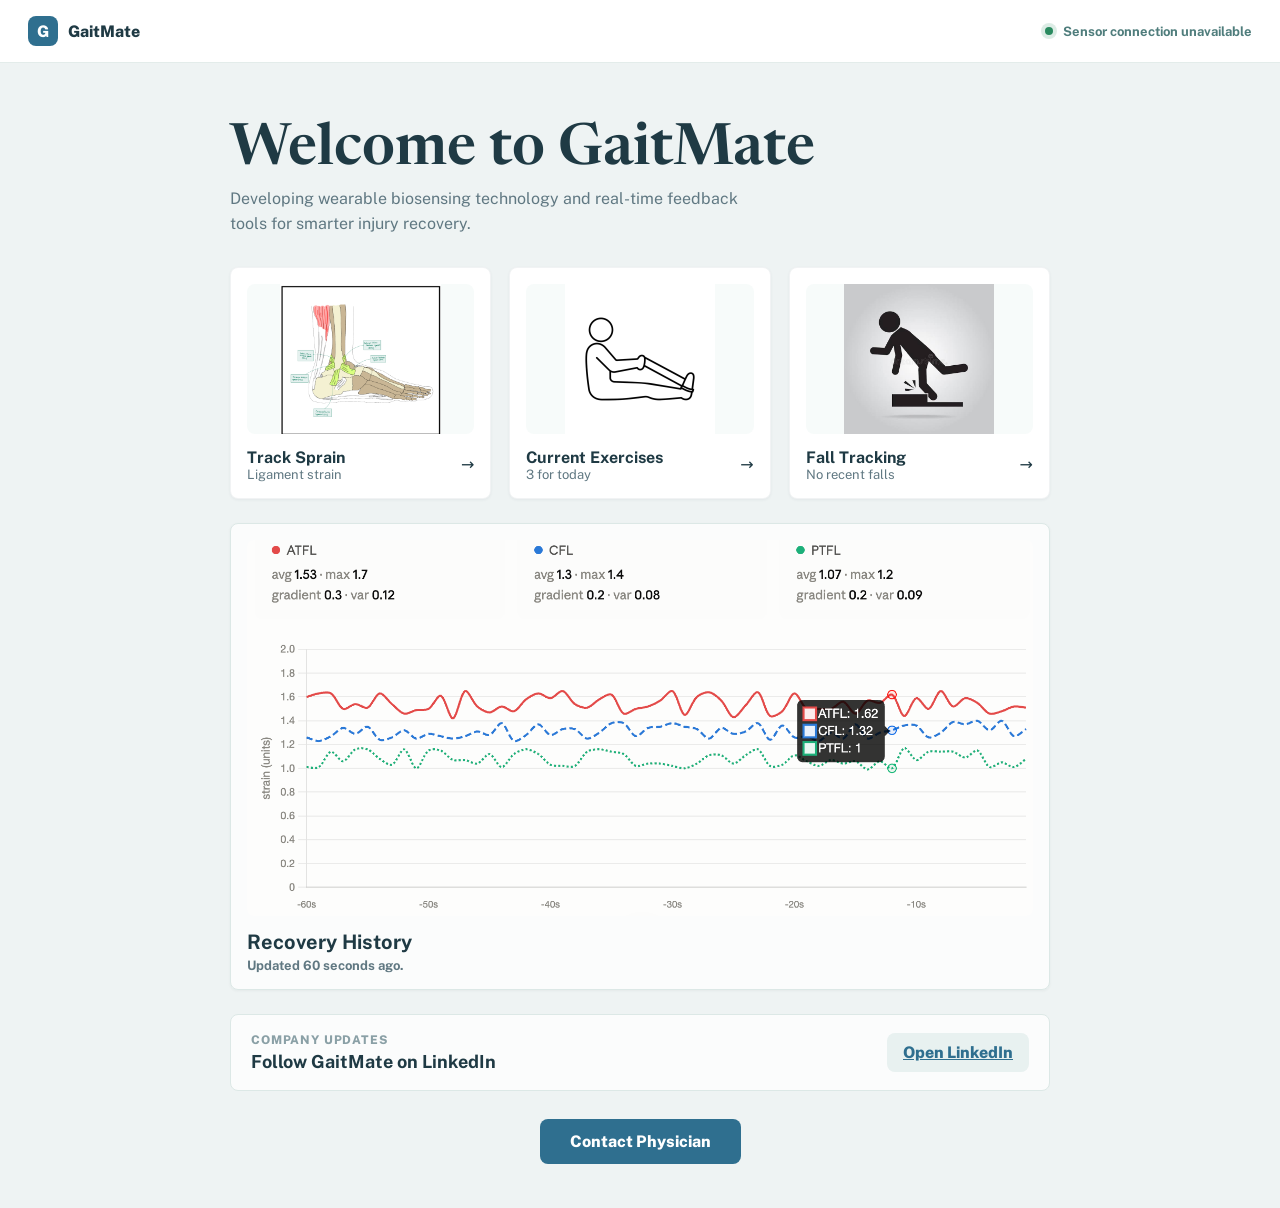
<file: frontend/index.html>
<!doctype html>
<html lang="en">
  <head>
    <meta charset="utf-8">
    <meta name="viewport" content="width=device-width, initial-scale=1">
    <title>GaitMate</title>
    <link rel="preconnect" href="https://fonts.googleapis.com">
    <link rel="preconnect" href="https://fonts.gstatic.com" crossorigin>
    <link href="https://fonts.googleapis.com/css2?family=Newsreader:opsz,wght@6..72,500;6..72,600&family=Public+Sans:wght@400;500;600;700;800&display=swap" rel="stylesheet">
    <link rel="stylesheet" href="css/styles.css">
  </head>
  <body>
    <main class="page">
      <header class="topbar">
        <div class="brand">
          <span class="brand-mark">G</span>
          <span class="brand-name">GaitMate</span>
        </div>
        <div class="sensor-status">
          <span class="sensor-dot"></span>
          <span data-health-status>Checking sensor connection</span>
        </div>
      </header>

      <section class="container narrow">
        <h1 class="headline">Welcome to GaitMate</h1>
        <p class="lede">Developing wearable biosensing technology and real-time feedback tools for smarter injury recovery.</p>

        <div class="tile-grid">
          <a class="card tile" href="sprain.html">
            <div class="tile-media">
              <img src="assets/ankle-ligaments.png" alt="Ankle ligament diagram">
            </div>
            <div class="tile-title-row">
              <div>
                <strong>Track Sprain</strong>
                <div class="subtle" style="font-size:13px;">Ligament strain</div>
              </div>
              <span aria-hidden="true">→</span>
            </div>
          </a>

          <a class="card tile" href="exercises.html">
            <div class="tile-media">
              <img src="assets/ankle-exercise.png" alt="Ankle exercise illustration">
            </div>
            <div class="tile-title-row">
              <div>
                <strong>Current Exercises</strong>
                <div class="subtle" style="font-size:13px;">3 for today</div>
              </div>
              <span aria-hidden="true">→</span>
            </div>
          </a>

          <a class="card tile" href="falls.html">
            <div class="tile-media">
              <img src="assets/ankle-failed.png" alt="Fall tracking illustration">
            </div>
            <div class="tile-title-row">
              <div>
                <strong>Fall Tracking</strong>
                <div class="subtle" style="font-size:13px;">No recent falls</div>
              </div>
              <span aria-hidden="true">→</span>
            </div>
          </a>
        </div>

        <section class="monitoring-graph-card" aria-label="Monitoring graph preview">
          <img src="assets/monitoring_graph.png" alt="GaitMate monitoring graph">
          <div class="graph-summary">
            <h2>Recovery History</h2>
            <p>Updated 60 seconds ago.</p>
          </div>
        </section>

        <section class="linkedin-card">
          <div>
            <div class="kicker">Company updates</div>
            <h2>Follow GaitMate on LinkedIn</h2>
          </div>
          <a class="secondary-button" href="https://www.linkedin.com/company/gaitmate/posts/?feedView=all" target="_blank" rel="noopener noreferrer">Open LinkedIn</a>
        </section>

        <div class="center-actions">
          <a class="primary-button" href="contact.html">Contact Physician</a>
        </div>
      </section>
    </main>
    <script type="module" src="js/main.js"></script>
  </body>
</html>
</file>
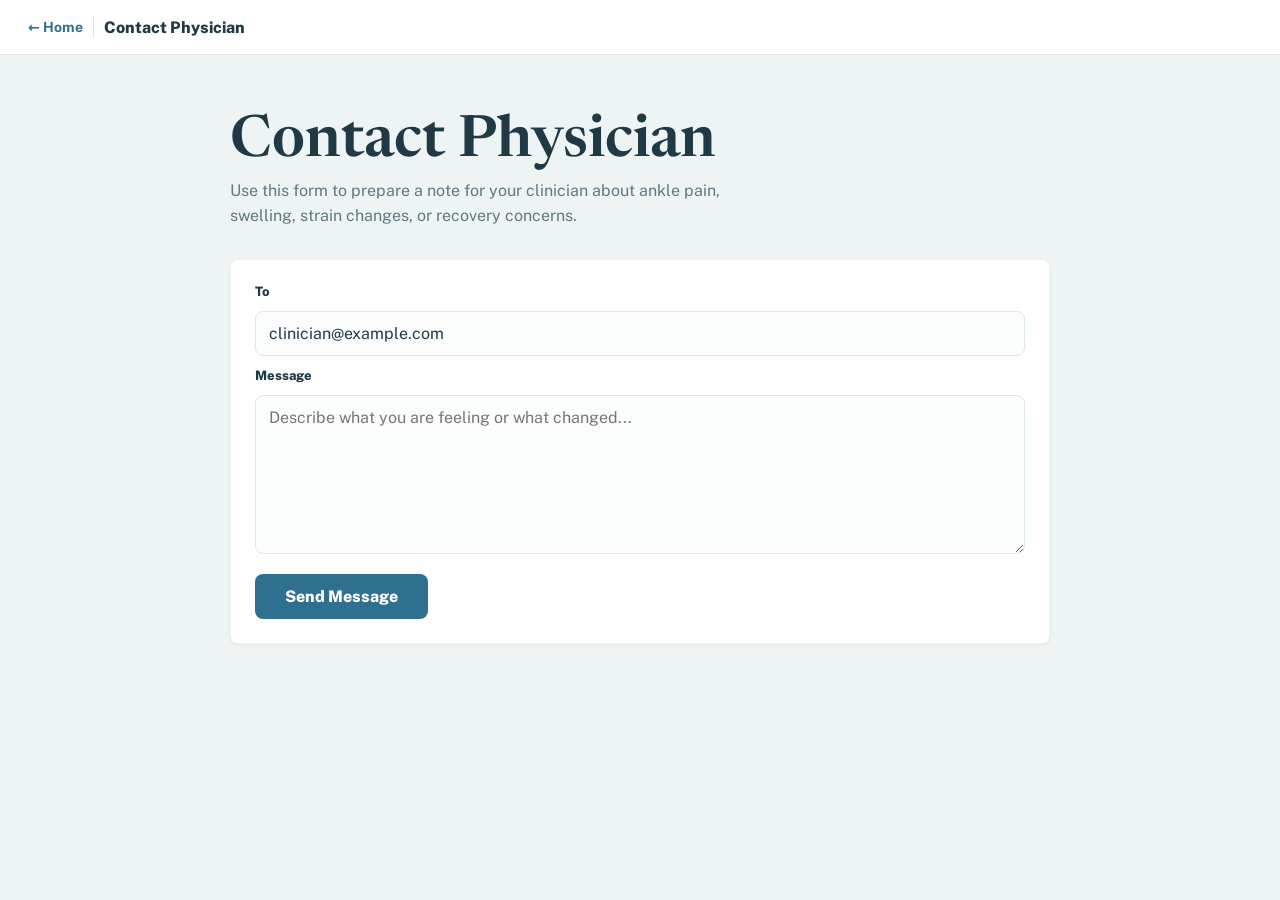
<file: frontend/contact.html>
<!doctype html>
<html lang="en">
  <head>
    <meta charset="utf-8">
    <meta name="viewport" content="width=device-width, initial-scale=1">
    <title>Contact Physician | GaitMate</title>
    <link rel="preconnect" href="https://fonts.googleapis.com">
    <link rel="preconnect" href="https://fonts.gstatic.com" crossorigin>
    <link href="https://fonts.googleapis.com/css2?family=Newsreader:opsz,wght@6..72,500;6..72,600&family=Public+Sans:wght@400;500;600;700;800&display=swap" rel="stylesheet">
    <link rel="stylesheet" href="css/styles.css">
  </head>
  <body>
    <main class="page">
      <header class="topbar">
        <div class="brand">
          <a class="back-link" href="index.html">← Home</a>
          <span class="divider"></span>
          <span class="page-title">Contact Physician</span>
        </div>
      </header>

      <section class="container narrow">
        <h1 class="headline">Contact Physician</h1>
        <p class="lede">Use this form to prepare a note for your clinician about ankle pain, swelling, strain changes, or recovery concerns.</p>

        <form class="card contact-card" data-contact-form>
          <label class="field-label" for="physician-email">To</label>
          <input class="field-control" id="physician-email" name="to" type="email" value="clinician@example.com">

          <label class="field-label" for="physician-message">Message</label>
          <textarea class="field-control" id="physician-message" name="message" rows="7" placeholder="Describe what you are feeling or what changed..."></textarea>

          <div class="contact-actions">
            <button class="primary-button" type="submit">Send Message</button>
            <p class="success-message" data-contact-success hidden>Message prepared for your physician.</p>
          </div>
        </form>
      </section>
    </main>
    <script type="module" src="js/contact.js"></script>
  </body>
</html>
</file>
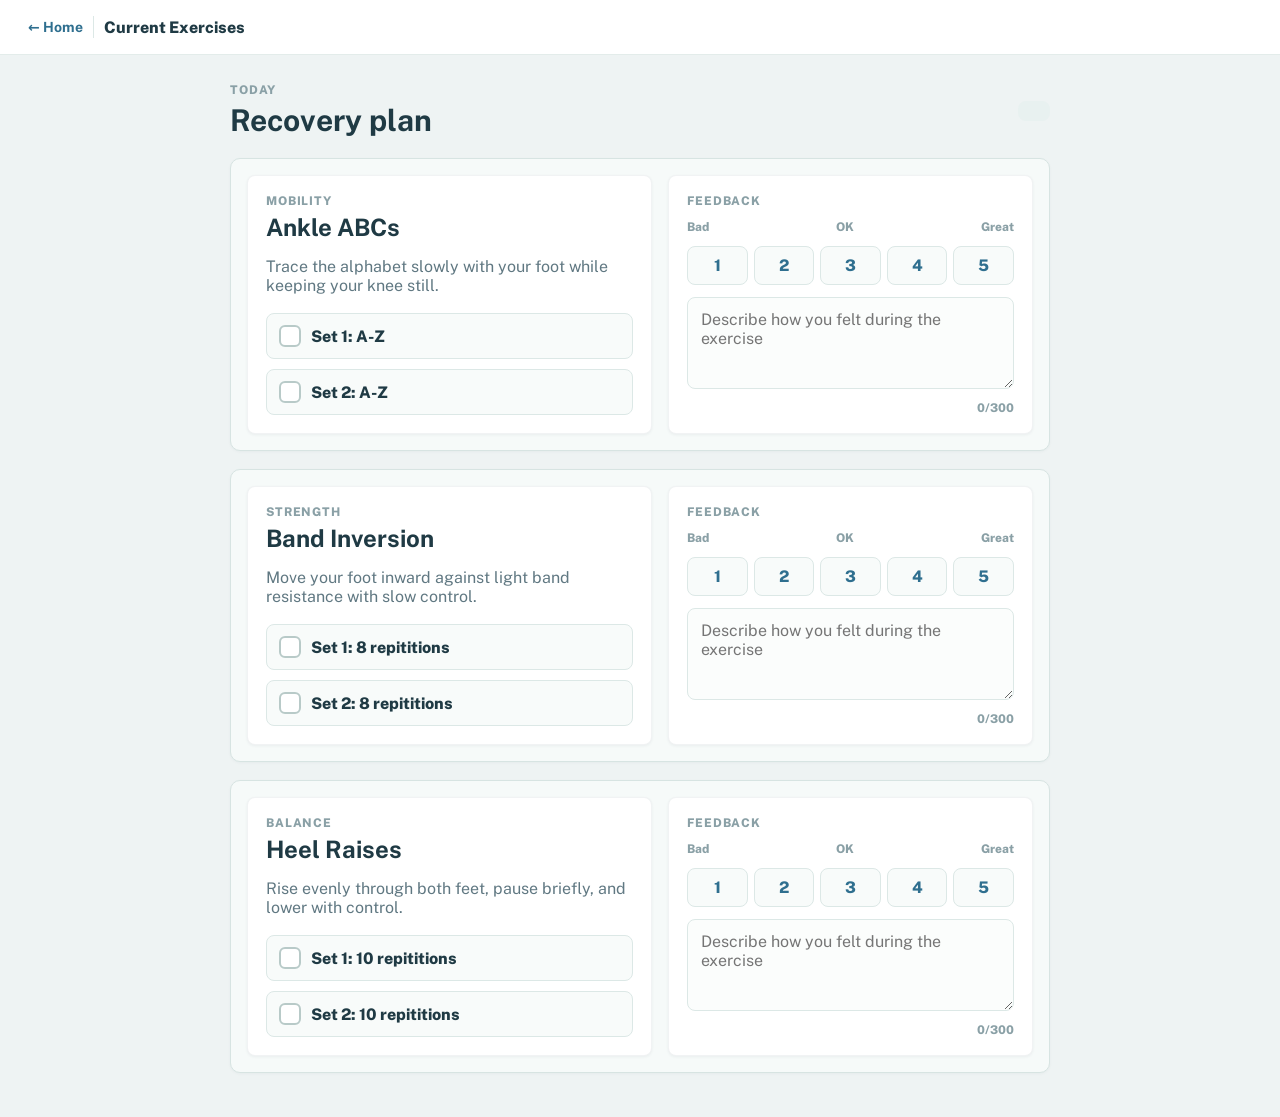
<file: frontend/exercises.html>
<!doctype html>
<html lang="en">
  <head>
    <meta charset="utf-8">
    <meta name="viewport" content="width=device-width, initial-scale=1">
    <title>Exercises | GaitMate</title>
    <link rel="preconnect" href="https://fonts.googleapis.com">
    <link rel="preconnect" href="https://fonts.gstatic.com" crossorigin>
    <link href="https://fonts.googleapis.com/css2?family=Newsreader:opsz,wght@6..72,500;6..72,600&family=Public+Sans:wght@400;500;600;700;800&display=swap" rel="stylesheet">
    <link rel="stylesheet" href="css/styles.css">
  </head>
  <body>
    <main class="page">
      <header class="topbar">
        <div class="brand">
          <a class="back-link" href="index.html">← Home</a>
          <span class="divider"></span>
          <span class="page-title">Current Exercises</span>
        </div>
      </header>

      <section class="container narrow">
        <div class="row-between" style="margin-bottom:20px;">
          <div>
            <div class="kicker">Today</div>
            <h1 style="margin:5px 0 0; font-size:30px;">Recovery plan</h1>
          </div>
          <button class="secondary-button"></button>
        </div>

        <section class="exercise-stack">
          <div class="exercise-group exercise-row" data-exercise="ankle-abcs">
            <article class="card exercise-card">
              <div class="kicker">Mobility</div>
              <h2>Ankle ABCs</h2>
              <p class="subtle">Trace the alphabet slowly with your foot while keeping your knee still.</p>
              <div class="set-list">
                <button class="set-toggle" type="button" data-set="1" aria-pressed="false">
                  <span class="set-box" aria-hidden="true"></span>
                  <span>Set 1: A-Z</span>
                </button>
                <button class="set-toggle" type="button" data-set="2" aria-pressed="false">
                  <span class="set-box" aria-hidden="true"></span>
                  <span>Set 2: A-Z</span>
                </button>
              </div>
            </article>

            <aside class="card feedback-card">
              <div class="kicker">Feedback</div>
              <div class="rating-labels">
                <span>Bad</span>
                <span>OK</span>
                <span>Great</span>
              </div>
              <div class="rating-bar" aria-label="Rate Ankle ABCs">
                <button type="button" data-rating="1" aria-pressed="false">1</button>
                <button type="button" data-rating="2" aria-pressed="false">2</button>
                <button type="button" data-rating="3" aria-pressed="false">3</button>
                <button type="button" data-rating="4" aria-pressed="false">4</button>
                <button type="button" data-rating="5" aria-pressed="false">5</button>
              </div>
              <textarea class="field-control feedback-text" maxlength="300" placeholder="Describe how you felt during the exercise"></textarea>
              <div class="char-count" data-count>0/300</div>
            </aside>
          </div>

          <div class="exercise-group exercise-row" data-exercise="band-inversion">
            <article class="card exercise-card">
              <div class="kicker">Strength</div>
              <h2>Band Inversion</h2>
              <p class="subtle">Move your foot inward against light band resistance with slow control.</p>
              <div class="set-list">
                <button class="set-toggle" type="button" data-set="1" aria-pressed="false">
                  <span class="set-box" aria-hidden="true"></span>
                  <span>Set 1: 8 repititions</span>
                </button>
                <button class="set-toggle" type="button" data-set="2" aria-pressed="false">
                  <span class="set-box" aria-hidden="true"></span>
                  <span>Set 2: 8 repititions</span>
                </button>
              </div>
            </article>

            <aside class="card feedback-card">
              <div class="kicker">Feedback</div>
              <div class="rating-labels">
                <span>Bad</span>
                <span>OK</span>
                <span>Great</span>
              </div>
              <div class="rating-bar" aria-label="Rate Band Inversion">
                <button type="button" data-rating="1" aria-pressed="false">1</button>
                <button type="button" data-rating="2" aria-pressed="false">2</button>
                <button type="button" data-rating="3" aria-pressed="false">3</button>
                <button type="button" data-rating="4" aria-pressed="false">4</button>
                <button type="button" data-rating="5" aria-pressed="false">5</button>
              </div>
              <textarea class="field-control feedback-text" maxlength="300" placeholder="Describe how you felt during the exercise"></textarea>
              <div class="char-count" data-count>0/300</div>
            </aside>
          </div>

          <div class="exercise-group exercise-row" data-exercise="heel-raises">
            <article class="card exercise-card">
              <div class="kicker">Balance</div>
              <h2>Heel Raises</h2>
              <p class="subtle">Rise evenly through both feet, pause briefly, and lower with control.</p>
              <div class="set-list">
                <button class="set-toggle" type="button" data-set="1" aria-pressed="false">
                  <span class="set-box" aria-hidden="true"></span>
                  <span>Set 1: 10 repititions</span>
                </button>
                <button class="set-toggle" type="button" data-set="2" aria-pressed="false">
                  <span class="set-box" aria-hidden="true"></span>
                  <span>Set 2: 10 repititions</span>
                </button>
              </div>
            </article>

            <aside class="card feedback-card">
              <div class="kicker">Feedback</div>
              <div class="rating-labels">
                <span>Bad</span>
                <span>OK</span>
                <span>Great</span>
              </div>
              <div class="rating-bar" aria-label="Rate Heel Raises">
                <button type="button" data-rating="1" aria-pressed="false">1</button>
                <button type="button" data-rating="2" aria-pressed="false">2</button>
                <button type="button" data-rating="3" aria-pressed="false">3</button>
                <button type="button" data-rating="4" aria-pressed="false">4</button>
                <button type="button" data-rating="5" aria-pressed="false">5</button>
              </div>
              <textarea class="field-control feedback-text" maxlength="300" placeholder="Describe how you felt during the exercise"></textarea>
              <div class="char-count" data-count>0/300</div>
            </aside>
          </div>
        </section>
      </section>
    </main>
    <script type="module" src="js/exercises.js"></script>
  </body>
</html>
</file>
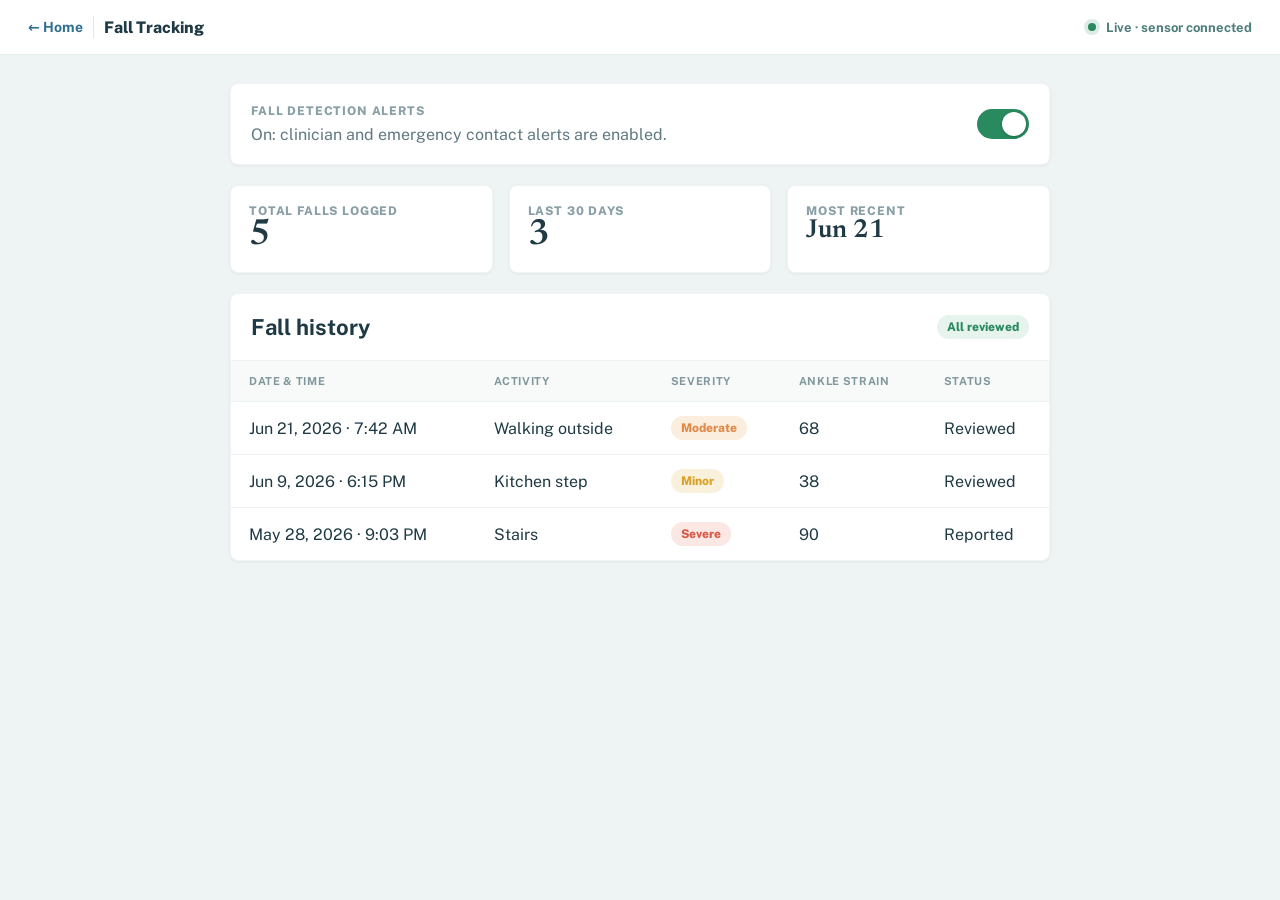
<file: frontend/falls.html>
<!doctype html>
<html lang="en">
  <head>
    <meta charset="utf-8">
    <meta name="viewport" content="width=device-width, initial-scale=1">
    <title>Fall Tracking | GaitMate</title>
    <link rel="preconnect" href="https://fonts.googleapis.com">
    <link rel="preconnect" href="https://fonts.gstatic.com" crossorigin>
    <link href="https://fonts.googleapis.com/css2?family=Newsreader:opsz,wght@6..72,500;6..72,600&family=Public+Sans:wght@400;500;600;700;800&display=swap" rel="stylesheet">
    <link rel="stylesheet" href="css/styles.css">
  </head>
  <body>
    <main class="page">
      <header class="topbar">
        <div class="brand">
          <a class="back-link" href="index.html">← Home</a>
          <span class="divider"></span>
          <span class="page-title">Fall Tracking</span>
        </div>
        <div class="sensor-status">
          <span class="sensor-dot"></span>
          <span>Live · sensor connected</span>
        </div>
      </header>

      <section class="container narrow">
        <section class="card panel row-between" style="margin-bottom:20px;">
          <div>
            <div class="kicker">Fall detection alerts</div>
            <p class="subtle" data-alert-text style="margin:7px 0 0;">On: clinician and emergency contact alerts are enabled.</p>
          </div>
          <button class="primary-button" data-alert-toggle style="position:relative; width:52px; height:30px; padding:0; border-radius:999px;" aria-label="Toggle fall alerts">
            <span data-alert-knob style="position:absolute; top:3px; left:3px; width:24px; height:24px; border-radius:50%; background:#fff; box-shadow:0 1px 3px rgba(0,0,0,.25); transition:transform .2s ease;"></span>
          </button>
        </section>

        <section class="stats-grid" style="margin-bottom:20px;">
          <article class="card stat-card">
            <div class="kicker">Total falls logged</div>
            <div style="font-family:'Newsreader',serif; font-size:36px; font-weight:600;">5</div>
          </article>
          <article class="card stat-card">
            <div class="kicker">Last 30 days</div>
            <div style="font-family:'Newsreader',serif; font-size:36px; font-weight:600;">3</div>
          </article>
          <article class="card stat-card">
            <div class="kicker">Most recent</div>
            <div style="font-family:'Newsreader',serif; font-size:26px; font-weight:600;">Jun 21</div>
          </article>
        </section>

        <section class="card" style="overflow:hidden;">
          <div class="row-between" style="padding:20px;">
            <h1 style="margin:0; font-size:22px;">Fall history</h1>
            <span class="pill" style="color:#2a8a5f; background:#e7f3ed;">All reviewed</span>
          </div>
          <div class="table-wrap">
            <table>
              <thead>
                <tr>
                  <th>Date &amp; time</th>
                  <th>Activity</th>
                  <th>Severity</th>
                  <th>Ankle strain</th>
                  <th>Status</th>
                </tr>
              </thead>
              <tbody>
                <tr>
                  <td>Jun 21, 2026 · 7:42 AM</td>
                  <td>Walking outside</td>
                  <td><span class="pill" style="color:#e08a4a; background:#fbeede;">Moderate</span></td>
                  <td>68</td>
                  <td>Reviewed</td>
                </tr>
                <tr>
                  <td>Jun 9, 2026 · 6:15 PM</td>
                  <td>Kitchen step</td>
                  <td><span class="pill" style="color:#d9a32a; background:#faf1dc;">Minor</span></td>
                  <td>38</td>
                  <td>Reviewed</td>
                </tr>
                <tr>
                  <td>May 28, 2026 · 9:03 PM</td>
                  <td>Stairs</td>
                  <td><span class="pill" style="color:#d65a4a; background:#fbe8e4;">Severe</span></td>
                  <td>90</td>
                  <td>Reported</td>
                </tr>
              </tbody>
            </table>
          </div>
        </section>
      </section>
    </main>
    <script type="module" src="js/falls.js"></script>
  </body>
</html>
</file>
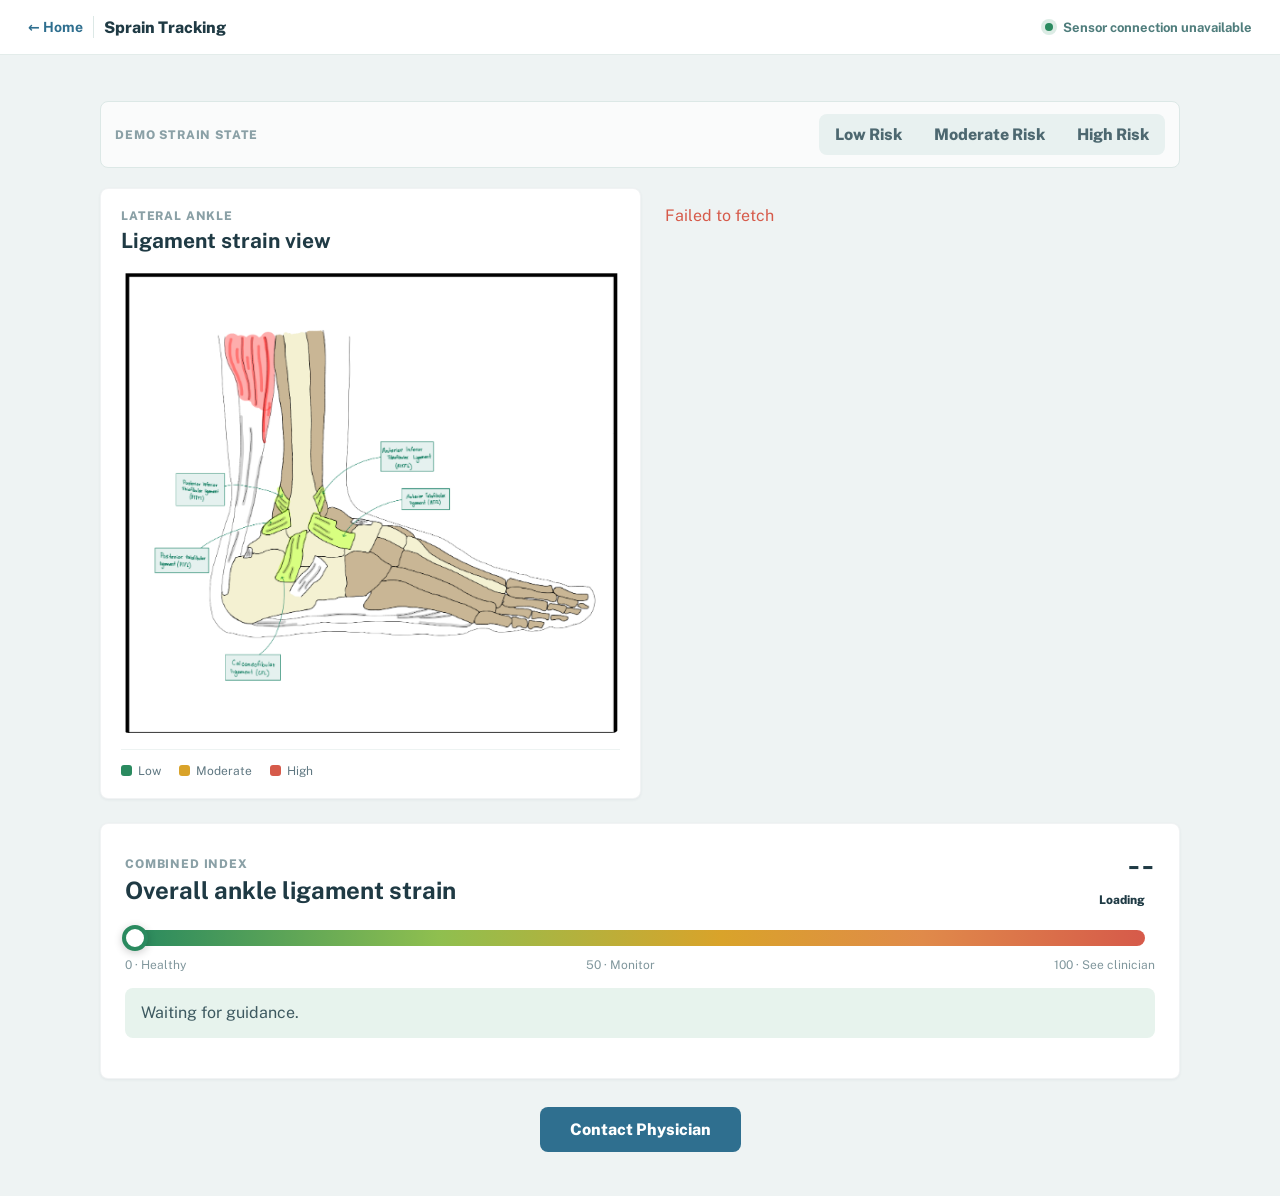
<file: frontend/sprain.html>
<!doctype html>
<html lang="en">
  <head>
    <meta charset="utf-8">
    <meta name="viewport" content="width=device-width, initial-scale=1">
    <title>Sprain Tracking | GaitMate</title>
    <link rel="preconnect" href="https://fonts.googleapis.com">
    <link rel="preconnect" href="https://fonts.gstatic.com" crossorigin>
    <link href="https://fonts.googleapis.com/css2?family=Newsreader:opsz,wght@6..72,500;6..72,600&family=Public+Sans:wght@400;500;600;700;800&display=swap" rel="stylesheet">
    <link rel="stylesheet" href="css/styles.css">
  </head>
  <body>
    <main class="page">
      <header class="topbar">
        <div class="brand">
          <a class="back-link" href="index.html">← Home</a>
          <span class="divider"></span>
          <span class="page-title">Sprain Tracking</span>
        </div>
        <div class="sensor-status">
          <span class="sensor-dot"></span>
          <span data-status>Loading sensor data</span>
        </div>
      </header>

      <section class="container">
        <p class="status-message" data-reading></p>

        <section class="demo-controls" aria-label="Demo strain state">
          <span class="kicker">Demo strain state</span>
          <div class="demo-button-group">
            <button class="demo-button" type="button" data-demo-state="healthy">Low Risk</button>
            <button class="demo-button" type="button" data-demo-state="moderate">Moderate Risk</button>
            <button class="demo-button" type="button" data-demo-state="highRisk">High Risk</button>
          </div>
        </section>

        <div class="dashboard-grid">
          <section class="card panel">
            <div class="row-between">
              <div>
                <div class="kicker">Lateral ankle</div>
                <h1 style="margin:5px 0 0; font-size:21px;">Ligament strain view</h1>
              </div>
            </div>
            <div class="ankle-wrap">
              <img src="assets/ankle-ligaments.png" alt="Lateral ankle ligaments">
              <div data-pins></div>
            </div>
            <div class="legend">
              <span><i class="swatch" style="background:#2a8a5f"></i>Low</span>
              <span><i class="swatch" style="background:#d9a32a"></i>Moderate</span>
              <span><i class="swatch" style="background:#d65a4a"></i>High</span>
            </div>
          </section>

          <section class="ligament-list" data-ligaments>
            <p class="status-message">Loading ligament metrics...</p>
          </section>
        </div>

        <section class="card overall">
          <div class="row-between">
            <div>
              <div class="kicker">Combined index</div>
              <h2 style="margin:5px 0 0;">Overall ankle ligament strain</h2>
            </div>
            <div style="text-align:right;">
              <div style="font-family:'Newsreader',serif; font-size:40px; font-weight:600; line-height:1;" data-overall-score>--</div>
              <span class="pill" data-overall-label>Loading</span>
            </div>
          </div>
          <div class="scale">
            <span class="scale-marker" data-scale-marker></span>
          </div>
          <div class="scale-labels">
            <span>0 · Healthy</span>
            <span>50 · Monitor</span>
            <span>100 · See clinician</span>
          </div>
          <p class="note" data-overall-note>Waiting for guidance.</p>
        </section>

        <div class="center-actions">
          <a class="primary-button" href="contact.html">Contact Physician</a>
        </div>
      </section>
    </main>
    <script type="module" src="js/sprain.js"></script>
  </body>
</html>
</file>
<file: frontend/css/styles.css>
:root {
  --text: #1f3a44;
  --muted: #607882;
  --soft: #eef3f3;
  --card: #ffffff;
  --line: #dce8e6;
  --teal: #2f6f8f;
  --green: #2a8a5f;
  --yellow: #d9a32a;
  --orange: #e08a4a;
  --red: #d65a4a;
  font-family: "Public Sans", system-ui, -apple-system, BlinkMacSystemFont, "Segoe UI", sans-serif;
  color: var(--text);
  background: var(--soft);
}

* {
  box-sizing: border-box;
}

body {
  margin: 0;
  min-height: 100vh;
  background: var(--soft);
}

a {
  color: inherit;
}

button,
input,
textarea {
  font: inherit;
}

.page {
  min-height: 100vh;
}

.topbar {
  position: sticky;
  top: 0;
  z-index: 10;
  display: flex;
  align-items: center;
  justify-content: space-between;
  gap: 16px;
  padding: 16px 28px;
  background: #fff;
  border-bottom: 1px solid #e3ecea;
}

.brand,
.back-link,
.sensor-status {
  display: inline-flex;
  align-items: center;
  gap: 10px;
}

.brand-mark {
  display: grid;
  width: 30px;
  height: 30px;
  place-items: center;
  border-radius: 8px;
  background: var(--teal);
  color: #fff;
  font-weight: 800;
}

.brand-name,
.page-title {
  font-weight: 800;
}

.back-link {
  color: var(--teal);
  font-size: 14px;
  font-weight: 700;
  text-decoration: none;
}

.divider {
  width: 1px;
  height: 22px;
  background: #dce8e6;
}

.sensor-dot {
  width: 8px;
  height: 8px;
  border-radius: 999px;
  background: var(--green);
  box-shadow: 0 0 0 4px rgba(42, 138, 95, .16);
}

.sensor-status {
  color: #4f7d7c;
  font-size: 13px;
  font-weight: 700;
}

.container {
  width: min(1080px, calc(100% - 48px));
  margin: 0 auto;
  padding: 28px 0 44px;
}

.narrow {
  width: min(820px, calc(100% - 48px));
}

.headline {
  margin: 30px 0 8px;
  font-family: "Newsreader", Georgia, serif;
  font-size: clamp(34px, 7vw, 58px);
  font-weight: 600;
  line-height: 1;
}

.lede {
  max-width: 540px;
  margin: 0 0 30px;
  color: var(--muted);
  line-height: 1.55;
}

.card {
  background: var(--card);
  border: 1px solid rgba(31, 58, 68, .06);
  border-radius: 8px;
  box-shadow: 0 1px 3px rgba(31, 58, 68, .06);
}

.tile-grid {
  display: grid;
  grid-template-columns: repeat(3, minmax(0, 1fr));
  gap: 18px;
}

.tile {
  display: grid;
  gap: 14px;
  padding: 16px;
  text-decoration: none;
  transition: transform .18s ease, box-shadow .18s ease;
}

.tile:hover {
  transform: translateY(-3px);
  box-shadow: 0 10px 28px rgba(31, 58, 68, .12);
}

.tile-media {
  display: grid;
  min-height: 150px;
  place-items: center;
  border-radius: 8px;
  background: #f7fbfa;
  overflow: hidden;
}

.tile-media img {
  max-width: 100%;
  max-height: 150px;
  object-fit: contain;
}

.pattern {
  background: repeating-linear-gradient(45deg, #e2eceb, #e2eceb 11px, #edf4f3 11px, #edf4f3 22px);
}

.tile-title-row,
.row-between {
  display: flex;
  align-items: center;
  justify-content: space-between;
  gap: 12px;
}

.kicker {
  color: #8aa0a6;
  font-size: 12px;
  font-weight: 800;
  letter-spacing: .07em;
  text-transform: uppercase;
}

.subtle {
  color: var(--muted);
}

.primary-button,
.secondary-button,
.icon-button {
  border: 0;
  border-radius: 8px;
  cursor: pointer;
  font-weight: 800;
}

.primary-button {
  display: inline-flex;
  align-items: center;
  justify-content: center;
  padding: 13px 30px;
  color: #fff;
  background: var(--teal);
  text-decoration: none;
}

.secondary-button {
  padding: 10px 16px;
  color: var(--teal);
  background: #e8f1f0;
}

.icon-button {
  width: 34px;
  height: 34px;
  color: var(--muted);
  background: #fff;
  border: 1px solid var(--line);
}

.demo-controls {
  display: flex;
  align-items: center;
  justify-content: space-between;
  gap: 14px;
  margin: 0 0 20px;
  padding: 12px 14px;
  border: 1px solid var(--line);
  border-radius: 8px;
  background: rgba(255, 255, 255, .72);
}

.demo-button-group {
  display: inline-flex;
  gap: 6px;
  padding: 3px;
  border-radius: 8px;
  background: #e8f1f0;
}

.demo-button {
  border: 0;
  border-radius: 7px;
  padding: 8px 13px;
  color: #4d6870;
  background: transparent;
  cursor: pointer;
  font-weight: 800;
}

.demo-button.is-active {
  color: #fff;
  background: var(--teal);
  box-shadow: 0 1px 3px rgba(31, 58, 68, .16);
}

.dashboard-grid {
  display: grid;
  grid-template-columns: 1.05fr 1fr;
  gap: 24px;
  align-items: start;
}

.panel {
  padding: 20px;
}

.ankle-wrap {
  position: relative;
  margin-top: 14px;
}

.ankle-wrap img {
  display: block;
  width: 100%;
  border-radius: 8px;
}

.pin {
  position: absolute;
  display: grid;
  width: 30px;
  height: 30px;
  place-items: center;
  border: 3px solid #fff;
  border-radius: 50%;
  color: #fff;
  font-size: 13px;
  font-weight: 800;
  transform: translate(-50%, -50%);
  box-shadow: 0 2px 8px rgba(0, 0, 0, .22);
}

.pin:nth-of-type(1) {
  left: 56%;
  top: 54%;
}

.pin:nth-of-type(2) {
  left: 40%;
  top: 73%;
}

.pin:nth-of-type(3) {
  left: 33%;
  top: 57%;
}

.legend,
.stat-row {
  display: flex;
  flex-wrap: wrap;
  gap: 12px 18px;
}

.legend {
  margin-top: 16px;
  padding-top: 14px;
  border-top: 1px solid #edf3f2;
  color: var(--muted);
  font-size: 12px;
}

.swatch {
  display: inline-block;
  width: 11px;
  height: 11px;
  margin-right: 6px;
  border-radius: 3px;
  vertical-align: -1px;
}

.ligament-list {
  display: grid;
  gap: 14px;
}

.ligament-card {
  padding: 18px 20px;
  border-left: 6px solid var(--green);
}

.pill {
  display: inline-flex;
  align-items: center;
  gap: 6px;
  padding: 5px 10px;
  border-radius: 999px;
  font-size: 12px;
  font-weight: 800;
}

.progress {
  height: 9px;
  border-radius: 999px;
  background: #e5efed;
  overflow: hidden;
}

.progress span {
  display: block;
  height: 100%;
  border-radius: inherit;
  background: currentColor;
}

.overall {
  margin-top: 24px;
  padding: 24px;
}

.scale {
  position: relative;
  height: 16px;
  margin: 18px 10px 12px;
  border-radius: 999px;
  background: linear-gradient(90deg, var(--green), #8fbf4f 30%, var(--yellow) 58%, var(--orange) 78%, var(--red));
}

.scale-marker {
  position: absolute;
  top: 50%;
  left: 0;
  width: 26px;
  height: 26px;
  border: 4px solid var(--green);
  border-radius: 50%;
  background: #fff;
  transform: translate(-50%, -50%);
  box-shadow: 0 2px 8px rgba(0, 0, 0, .2);
}

.scale-labels {
  display: flex;
  justify-content: space-between;
  color: #81979d;
  font-size: 12px;
}

.note {
  padding: 13px 16px;
  border-radius: 8px;
  background: #e7f3ed;
  color: #3d5960;
  line-height: 1.5;
}

.center-actions {
  display: flex;
  justify-content: center;
  margin-top: 28px;
}

.linkedin-card {
  display: flex;
  align-items: center;
  justify-content: space-between;
  gap: 16px;
  margin-top: 24px;
  padding: 18px 20px;
  border: 1px solid var(--line);
  border-radius: 8px;
  background: rgba(255, 255, 255, .78);
}

.linkedin-card h2 {
  margin: 4px 0 0;
  font-size: 18px;
}

.monitoring-graph-card {
  margin-top: 24px;
  padding: 16px;
  border: 1px solid var(--line);
  border-radius: 8px;
  background: rgba(255, 255, 255, .78);
  box-shadow: 0 1px 3px rgba(31, 58, 68, .05);
}

.monitoring-graph-card img {
  display: block;
  width: 100%;
  border-radius: 6px;
}

.graph-summary {
  margin-top: 14px;
}

.graph-summary h2 {
  margin: 0;
  font-size: 20px;
}

.graph-summary p {
  margin: 4px 0 0;
  color: var(--muted);
  font-size: 13px;
  font-weight: 700;
}

.contact-card {
  display: grid;
  gap: 12px;
  padding: 24px;
}

.field-label {
  color: var(--text);
  font-size: 13px;
  font-weight: 800;
}

.field-control {
  width: 100%;
  border: 1px solid var(--line);
  border-radius: 8px;
  padding: 12px 13px;
  color: var(--text);
  background: #fbfdfc;
  outline: none;
}

.field-control:focus {
  border-color: #9fc3d4;
  box-shadow: 0 0 0 3px rgba(47, 111, 143, .12);
}

.contact-actions {
  display: flex;
  align-items: center;
  flex-wrap: wrap;
  gap: 14px;
  margin-top: 8px;
}

.success-message {
  margin: 0;
  color: var(--green);
  font-weight: 800;
}

.exercise-stack {
  display: grid;
  gap: 18px;
}

.exercise-row {
  display: grid;
  grid-template-columns: minmax(0, 1fr) minmax(280px, .9fr);
  gap: 16px;
  align-items: stretch;
}

.exercise-group {
  padding: 16px;
  border: 1px solid #d7e4e2;
  border-radius: 10px;
  background: #f6faf9;
  box-shadow: 0 1px 3px rgba(31, 58, 68, .04);
}

.exercise-card,
.feedback-card {
  padding: 18px;
}

.exercise-card h2,
.feedback-card h2 {
  margin: 5px 0 8px;
}

.set-list {
  display: grid;
  gap: 10px;
  margin-top: 18px;
}

.set-toggle {
  display: flex;
  align-items: center;
  gap: 10px;
  width: 100%;
  border: 1px solid var(--line);
  border-radius: 8px;
  padding: 11px 12px;
  color: var(--text);
  background: #f8fbfa;
  cursor: pointer;
  font-weight: 800;
  text-align: left;
}

.set-box {
  display: grid;
  width: 22px;
  height: 22px;
  place-items: center;
  border: 2px solid #b8cac8;
  border-radius: 6px;
  color: #fff;
  background: #fff;
  transition: background .15s ease, border-color .15s ease;
}

.set-toggle.is-complete {
  color: var(--green);
  background: #edf7f2;
  border-color: #c8e4d8;
}

.set-toggle.is-complete .set-box {
  border-color: var(--green);
  background: var(--green);
}

.set-toggle.is-complete .set-box::after {
  content: "✓";
  font-size: 14px;
  font-weight: 900;
  line-height: 1;
}

.feedback-card {
  display: grid;
  gap: 12px;
}

.rating-labels {
  display: flex;
  justify-content: space-between;
  color: #8aa0a6;
  font-size: 12px;
  font-weight: 800;
}

.rating-bar {
  display: grid;
  grid-template-columns: repeat(5, minmax(0, 1fr));
  gap: 6px;
}

.rating-bar button {
  border: 1px solid var(--line);
  border-radius: 8px;
  padding: 9px 0;
  color: var(--teal);
  background: #f8fbfa;
  cursor: pointer;
  font-weight: 800;
}

.rating-bar button.is-selected {
  border-color: var(--teal);
  color: #fff;
  background: var(--teal);
}

.feedback-text {
  min-height: 92px;
  resize: vertical;
}

.char-count {
  justify-self: end;
  color: #8aa0a6;
  font-size: 12px;
  font-weight: 800;
}

.stats-grid {
  display: grid;
  grid-template-columns: repeat(3, minmax(0, 1fr));
  gap: 16px;
}

.stat-card {
  padding: 18px;
}

.table-wrap {
  overflow-x: auto;
}

table {
  width: 100%;
  min-width: 620px;
  border-collapse: collapse;
}

th,
td {
  padding: 14px 18px;
  text-align: left;
  border-top: 1px solid #edf3f2;
}

th {
  color: #81979d;
  font-size: 11px;
  letter-spacing: .06em;
  text-transform: uppercase;
  background: #f7faf9;
}

.status-message {
  margin: 18px 0;
  color: var(--muted);
}

.error {
  color: var(--red);
}

@media (max-width: 820px) {
  .topbar,
  .tile-title-row,
  .row-between {
    align-items: flex-start;
  }

  .topbar {
    flex-direction: column;
  }

  .tile-grid,
  .dashboard-grid,
  .exercise-row,
  .stats-grid {
    grid-template-columns: 1fr;
  }

  .demo-controls {
    align-items: flex-start;
    flex-direction: column;
  }

  .linkedin-card {
    align-items: flex-start;
    flex-direction: column;
  }

  .container,
  .narrow {
    width: min(100% - 28px, 1080px);
  }
}
</file>
